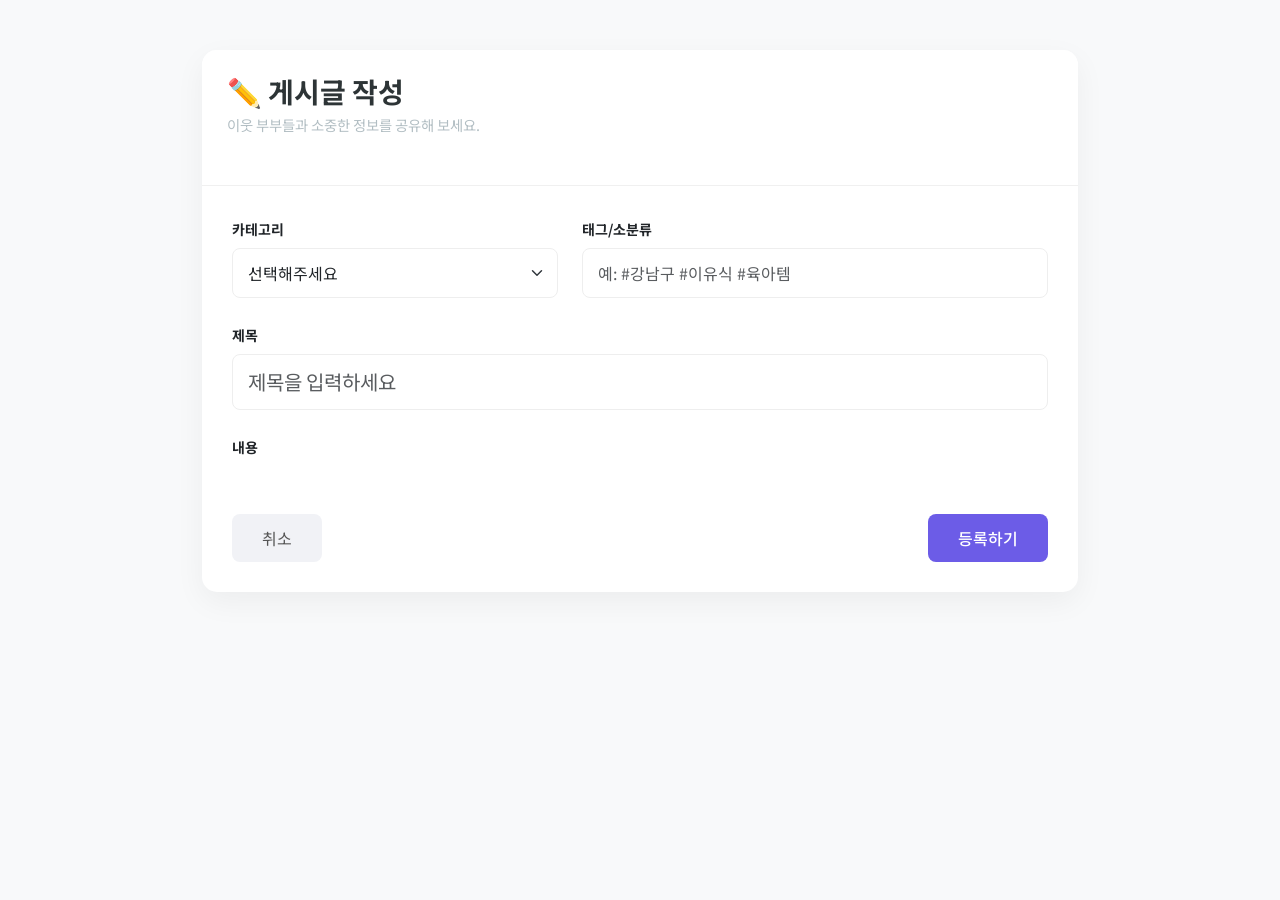
<file: src/main/resources/templates/community/post-write.html>
<!DOCTYPE html>
<html xmlns:th="http://www.thymeleaf.org">
<head>
    <meta charset="UTF-8">
    <meta name="viewport" content="width=device-width, initial-scale=1.0">
    <title>커뮤니티 - 글쓰기</title>
    <link href="https://fonts.googleapis.com/css2?family=Noto+Sans+KR:wght@300;400;500;700&display=swap" rel="stylesheet">
    <link href="https://cdn.jsdelivr.net/npm/bootstrap@5.3.0/dist/css/bootstrap.min.css" rel="stylesheet">
    <link rel="stylesheet" href="https://uicdn.toast.com/editor/latest/toastui-editor.min.css" />

    <style>
        body { font-family: 'Noto Sans KR', sans-serif; background-color: #f8f9fa; color: #333; }
        .write-container { max-width: 900px; margin-top: 50px; margin-bottom: 50px; }

        /* 카드 디자인 */
        .card { border: none; border-radius: 15px; box-shadow: 0 10px 30px rgba(0,0,0,0.05); }
        .card-header { background: white; border-bottom: 1px solid #f0f0f0; padding: 25px; border-radius: 15px 15px 0 0 !important; }
        .card-body { padding: 30px; }

        /* 입력창 디자인 커스텀 */
        .form-control, .form-select {
            border: 1px solid #eee; padding: 12px 15px; border-radius: 8px; transition: all 0.3s;
        }
        .form-control:focus, .form-select:focus {
            border-color: #6c5ce7; box-shadow: 0 0 0 0.2rem rgba(108, 92, 231, 0.1);
        }

        /* 버튼 디자인 */
        .btn-submit { background-color: #6c5ce7; border: none; padding: 12px 30px; font-weight: 500; border-radius: 8px; transition: 0.3s; color: white; }
        .btn-submit:hover { background-color: #5b4cc4; transform: translateY(-2px); color: white; }
        .btn-cancel { background-color: #f1f2f6; border: none; padding: 12px 30px; border-radius: 8px; color: #555; }
        .btn-cancel:hover { background-color: #dfe4ea; }

        .write-title { font-weight: 700; color: #2d3436; margin-bottom: 5px; }
        .write-subtitle { color: #b2bec3; font-size: 0.9rem; margin-bottom: 25px; }
    </style>
</head>
<body>

<div class="container write-container">
    <div class="card">
        <div class="card-header">
            <h3 class="write-title">✏️ 게시글 작성</h3>
            <p class="write-subtitle">이웃 부부들과 소중한 정보를 공유해 보세요.</p>
        </div>

        <div class="card-body">
            <form id="writeForm" th:action="@{/community/write}" method="post">
                <div class="row mb-4">
                    <div class="col-md-5">
                        <label class="form-label fw-bold small">카테고리</label>
                        <select name="category" class="form-select" required>
                            <option value="">선택해주세요</option>
                            <option th:each="cat : ${T(com.java.point.app.community.entity.PostCategory).values()}"
                                    th:value="${cat.name()}" th:text="${cat.description}"></option>
                        </select>
                    </div>
                    <div class="col-md-7">
                        <label class="form-label fw-bold small">태그/소분류</label>
                        <input type="text" name="subCategory" class="form-control" placeholder="예: #강남구 #이유식 #육아템">
                    </div>
                </div>

                <div class="mb-4">
                    <label class="form-label fw-bold small">제목</label>
                    <input type="text" name="title" class="form-control form-control-lg" placeholder="제목을 입력하세요" required>
                </div>

                <div class="mb-4">
                    <label class="form-label fw-bold small">내용</label>
                    <div class="editor-container">
                        <div id="editor"></div>
                    </div>
                </div>

                <input type="hidden" name="content" id="content">

                <div class="d-flex justify-content-between align-items-center mt-5">
                    <a href="/community" class="btn btn-cancel">취소</a>
                    <button type="button" class="btn btn-submit" onclick="submitPost()">등록하기</button>
                </div>
            </form>
        </div>
    </div>
</div>

<script src="https://uicdn.toast.com/editor/latest/toastui-editor-all.min.js"></script>
<script>
    const editor = new toastui.Editor({
        el: document.querySelector('#editor'),
        height: '500px',
        initialEditType: 'wysiwyg',
        previewStyle: 'tab'
    });

    function submitPost() {
        const contentHtml = editor.getHTML();
        if (editor.getMarkdown().trim() === '') {
            alert('내용을 입력해주세요!');
            return;
        }
        document.querySelector('#content').value = contentHtml;
        document.querySelector('#writeForm').submit();
    }
</script>
</body>
</html>
</file>
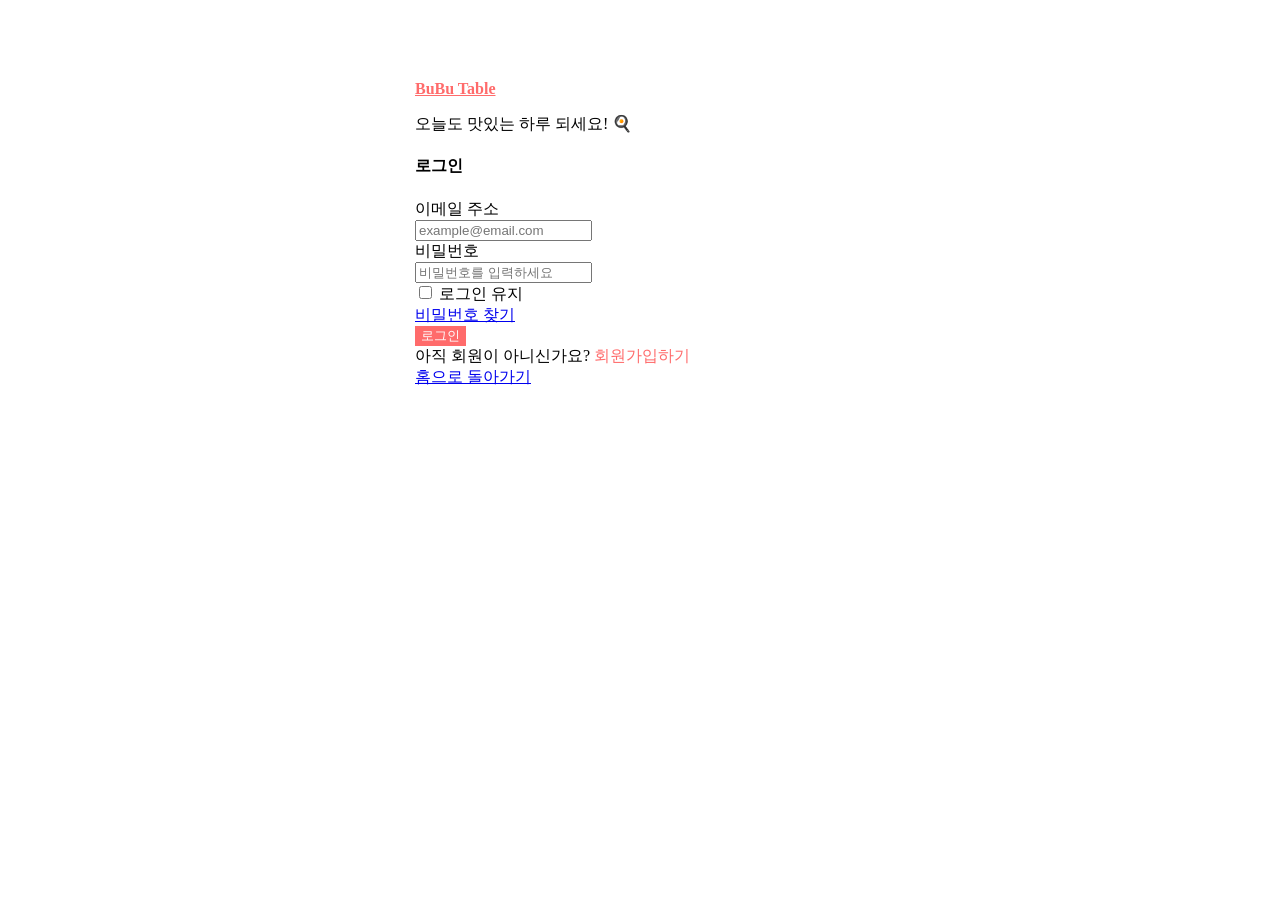
<file: src/main/resources/templates/login/loginForm.html>
<!DOCTYPE html>
<html xmlns:th="http://www.thymeleaf.org">
<head>
    <meta charset="UTF-8">
    <title>BuBu Table - 로그인</title>
    <link th:href="@{/css/bootstrap.min.css}" rel="stylesheet">
    <link th:href="@{/css/bootstrap-icons.css}" rel="stylesheet">
    <link th:href="@{/css/member/joinForm.css}" rel="stylesheet">
    <style>
        .login-container { max-width: 450px; margin: 80px auto; }
        .btn-login { background-color: #ff6b6b; color: white; border: none; transition: 0.3s; }
        .btn-login:hover { background-color: #ee5253; color: white; }
        .social-login-btn { border: 1px solid #ddd; transition: 0.2s; }
        .social-login-btn:hover { background-color: #f8f9fa; }
    </style>
</head>
<body>

<div class="login-container p-3">
    <div class="text-center mb-4">
        <a href="/" class="logo-text h2 text-decoration-none" style="color: #ff6b6b; font-weight: bold;">
            <i class="bi bi-egg-fried"></i> BuBu Table
        </a>
        <p class="text-muted mt-2">오늘도 맛있는 하루 되세요! 🍳</p>
    </div>

    <div class="card shadow-sm border-0">
        <div class="card-body p-5">
            <h4 class="text-center mb-4 fw-bold">로그인</h4>

            <form action="/api/user/login" method="post" id="loginForm">
                <div class="mb-3">
                    <label class="form-label small fw-bold">이메일 주소</label>
                    <div class="input-group">
                        <span class="input-group-text bg-light border-end-0"><i class="bi bi-envelope text-muted"></i></span>
                        <input type="email" name="username" class="form-control border-start-0 ps-0" placeholder="example@email.com" required>
                    </div>
                </div>

                <div class="mb-4">
                    <label class="form-label small fw-bold">비밀번호</label>
                    <div class="input-group">
                        <span class="input-group-text bg-light border-end-0"><i class="bi bi-lock text-muted"></i></span>
                        <input type="password" name="password" class="form-control border-start-0 ps-0" placeholder="비밀번호를 입력하세요" required>
                    </div>
                </div>

                <div class="d-flex justify-content-between mb-4 small">
                    <div class="form-check">
                        <input class="form-check-input" type="checkbox" id="rememberMe" name="remember-me">
                        <label class="form-check-label text-muted" for="rememberMe">로그인 유지</label>
                    </div>
                    <a href="#" class="text-decoration-none text-muted">비밀번호 찾기</a>
                </div>

                <button type="submit" class="btn btn-login w-100 py-2 mb-3 shadow-sm fw-bold">로그인</button>
            </form>

            <div class="text-center mt-3">
                <span class="text-muted small">아직 회원이 아니신가요?</span>
                <a th:href="@{/api/user/join}" class="small text-decoration-none ms-1 fw-bold" style="color: #ff6b6b;">회원가입하기</a>
            </div>
        </div>
    </div>

    <div class="text-center mt-4">
        <a href="/" class="text-muted small text-decoration-none"><i class="bi bi-arrow-left"></i> 홈으로 돌아가기</a>
    </div>
</div>

<div th:replace="~{common/modal :: commonModal}"></div>

<script th:src="@{/js/common/bootstrap.bundle.min.js}"></script>
<script th:src="@{/js/common/common.js}"></script>
<script>
    // 폼 요소 선택
    const loginForm = document.querySelector('#loginForm');

    loginForm.addEventListener('submit', async (e) => {
        e.preventDefault();

        // 1. 시큐리티 규격에 맞춰 파라미터 구성
        const params = new URLSearchParams();
        params.append('username', loginForm.username.value);
        params.append('password', loginForm.password.value);

        try {
            const response = await fetch('/api/user/login', {
                method: 'POST',
                headers: {
                    'Content-Type': 'application/x-www-form-urlencoded',
                },
                body: params
            });

            // 2. SecurityConfig의 Success/Failure Handler가 보낸 JSON 읽기
            const result = await response.json();

            if (response.ok && result.success) {
                // ✅ 로그인 성공: 메인 화면으로 이동
                console.log("로그인 성공:", result.message);
                location.href = "/";
            } else {
                // ❌ 로그인 실패: 서버가 보낸 메시지 출력
                showAlert({
                    title: "로그인 실패 🧐",
                    message: result.message || "이메일 또는 비밀번호를 다시 확인해주세요.",
                    type: "error"
                });
            }
        } catch (error) {
            console.error("로그인 요청 중 에러:", error);
            showAlert({
                title: "서버 연결 오류",
                message: "통신 중 문제가 발생했습니다. 잠시 후 다시 시도해주세요.",
                type: "error"
            });
        }
    }); // 이 부분 괄호가 누락되어 있었어요!
</script>
</body>
</html>
</file>
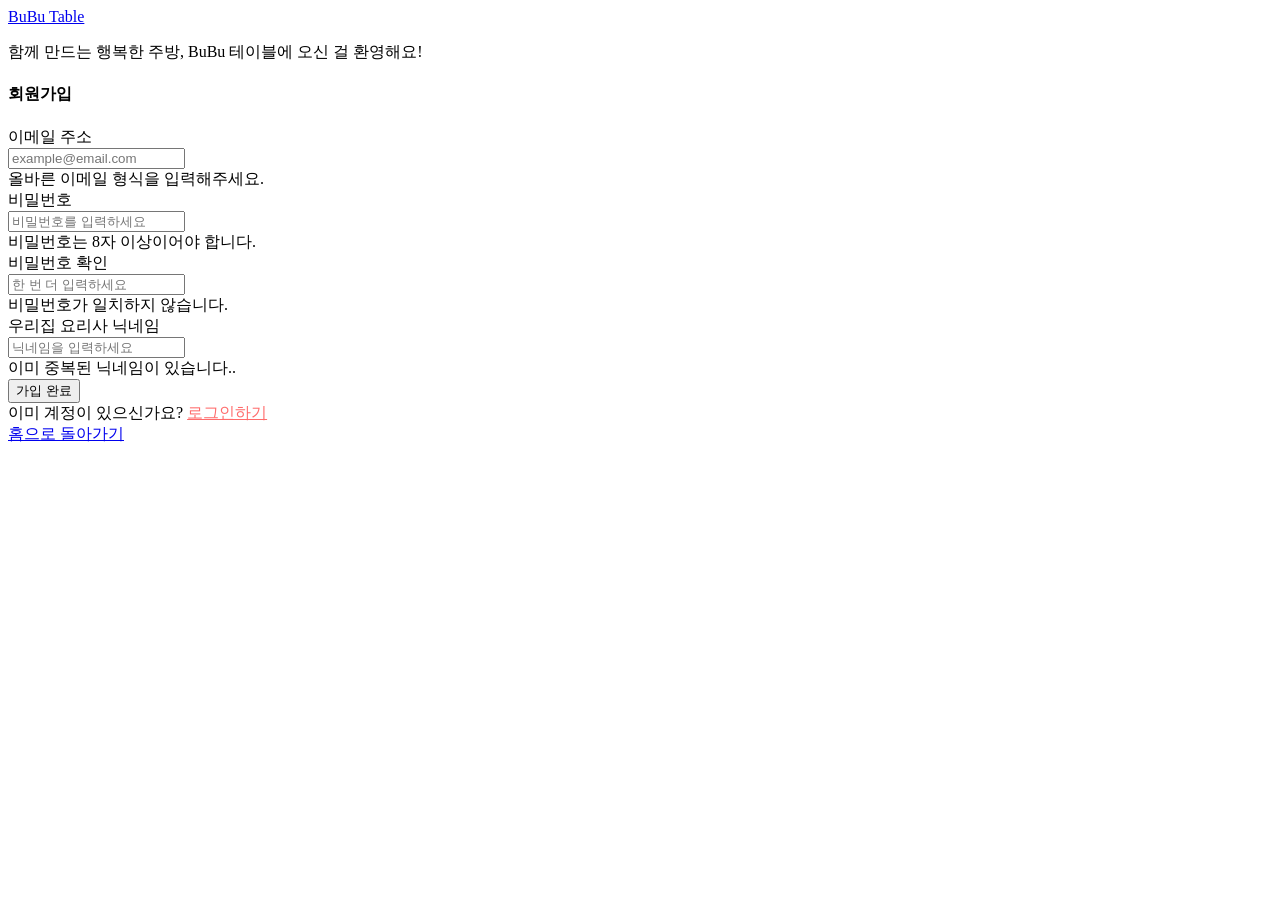
<file: src/main/resources/templates/members/joinForm.html>
<!DOCTYPE html>
<html xmlns:th="http://www.thymeleaf.org">
<head>
    <meta charset="UTF-8">
    <title>HoneyCook - 회원가입</title>
    <link th:href="@{/css/bootstrap.min.css}" rel="stylesheet">
    <link th:href="@{/css/bootstrap-icons.css}" rel="stylesheet">
    <link th:href="@{/css/member/joinForm.css}" rel="stylesheet">
</head>
<body>

<div class="join-container p-3">
    <div class="text-center mb-4">
        <a href="/" class="logo-text h2"><i class="bi bi-egg-fried"></i> BuBu Table</a>
        <p class="text-muted mt-2">함께 만드는 행복한 주방, BuBu 테이블에 오신 걸 환영해요!</p>
    </div>

    <div class="card shadow-sm">
        <div class="card-body p-5">
            <h4 class="text-center mb-4 fw-bold">회원가입</h4>

            <form action="/api/user/join" method="post">
                <div class="mb-3">
                    <label class="form-label">이메일 주소</label>
                    <div class="input-group">
                        <span class="input-group-text bg-light"><i class="bi bi-envelope"></i></span>
                        <input type="email" name="email" class="form-control" placeholder="example@email.com" required>
                    </div>
                    <div class="invalid-feedback">올바른 이메일 형식을 입력해주세요.</div>
                </div>

                <div class="mb-3">
                    <label class="form-label">비밀번호</label>
                    <div class="input-group">
                        <span class="input-group-text bg-light"><i class="bi bi-lock"></i></span>
                        <input type="password" id="password" name="password" class="form-control" placeholder="비밀번호를 입력하세요" required>
                    </div>
                    <div class="invalid-feedback">비밀번호는 8자 이상이어야 합니다.</div>
                </div>

                <div class="mb-3">
                    <label class="form-label">비밀번호 확인</label>
                    <div class="input-group">
                        <span class="input-group-text bg-light"><i class="bi bi-shield-check"></i></span>
                        <input type="password" id="passwordConfirm" class="form-control" placeholder="한 번 더 입력하세요" required>
                    </div>
                    <div class="invalid-feedback">비밀번호가 일치하지 않습니다.</div>
                </div>

                <div class="mb-3">
                    <label class="form-label">우리집 요리사 닉네임</label>
                    <div class="input-group">
                        <span class="input-group-text bg-light"><i class="bi bi-person-heart"></i></span>
                        <input type="text" id="nickname" name="nickname" class="form-control" placeholder="닉네임을 입력하세요" required>
                        <div class="invalid-feedback">이미 중복된 닉네임이 있습니다..</div>
                    </div>
                </div>

                <button type="submit" class="btn btn-join w-100 mb-3 shadow-sm">가입 완료</button>
            </form>

            <div class="text-center mt-3">
                <span class="text-muted small">이미 계정이 있으신가요?</span>
                <a href="/login" class="small text-decoration-none ms-1" style="color: #ff6b6b;">로그인하기</a>
            </div>
        </div>
    </div>

    <div class="text-center mt-4">
        <a href="/" class="text-muted small text-decoration-none"><i class="bi bi-arrow-left"></i> 홈으로 돌아가기</a>
    </div>
</div>
<div th:replace="~{common/modal :: commonModal}"></div>
<script th:src="@{/js/common/bootstrap.bundle.min.js}"></script>
<script th:src="@{/js/common/common.js}"></script>
<script>
    // 1. 필요한 요소 가져오기
    const joinForm = document.querySelector('form');
    const emailInput = document.querySelector('input[name="email"]');
    const passwordInput = document.querySelector('#password');
    const confirmInput = document.querySelector('#passwordConfirm');
    const nicknameInput = document.querySelector('#nickname');
    const submitBtn = document.querySelector('.btn-join');

    // 2. 유틸리티 함수들
    const validateEmail = (email) => {
        return String(email).toLowerCase().match(/^[^\s@]+@[^\s@]+\.[^\s@]+$/);
    };

    const setValidationState = (input, isValid, message = "") => {
        const parentBox = input.closest('.mb-3');
        const feedback = parentBox.querySelector('.invalid-feedback');

        if (isValid) {
            input.classList.remove('is-invalid');
            input.classList.add('is-valid');
            if (feedback) feedback.style.display = 'none';
        } else {
            input.classList.remove('is-valid');
            input.classList.add('is-invalid');
            if (feedback) {
                if (message) feedback.innerText = message;
                feedback.style.display = 'block';
            }
        }
    };

    // 3. 실시간 검증 로직

    // [이메일] 중복 체크
    emailInput.addEventListener('change', async () => {
        const email = emailInput.value;
        if (!validateEmail(email)) {
            setValidationState(emailInput, false, "올바른 이메일 형식을 입력해주세요.");
            return;
        }

        try {
            const response = await fetch(`/api/user/check-email?email=${encodeURIComponent(email)}`);
            const result = await response.json();

            if (result.data === true) {
                setValidationState(emailInput, true);
            } else {
                setValidationState(emailInput, false, result.message || "이미 가입된 이메일이에요! 📬");
            }
        } catch (error) {
            console.error("이메일 체크 오류:", error);
        }
    });

    // [비밀번호] 유효성 및 일치 확인
    const validatePasswords = () => {
        const p1 = passwordInput.value;
        const p2 = confirmInput.value;

        if (p1.length > 0 && p1.length < 8) {
            setValidationState(passwordInput, false, "비밀번호는 8자 이상으로 설정해주세요! 🔐");
        } else if (p1.length >= 8) {
            setValidationState(passwordInput, true);
        }

        if (p2.length > 0) {
            if (p1 === p2 && p1.length >= 8) {
                setValidationState(confirmInput, true);
            } else {
                setValidationState(confirmInput, false, "비밀번호가 일치하지 않거나 너무 짧아요. 🧐");
            }
        }
    };
    passwordInput.addEventListener('input', validatePasswords);
    confirmInput.addEventListener('input', validatePasswords);

    // [닉네임] 중복 체크
    nicknameInput.addEventListener('change', async () => {
        const nickname = nicknameInput.value;
        if (nickname.length < 2) {
            setValidationState(nicknameInput, false, "닉네임은 2자 이상 입력해주세요.");
            return;
        }

        try {
            const response = await fetch(`/api/user/check-nickname?nickname=${encodeURIComponent(nickname)}`);
            const result = await response.json();

            if (result.data === true) {
                setValidationState(nicknameInput, true);
            } else {
                setValidationState(nicknameInput, false, result.message || "이미 사용 중인 닉네임이에요! 🍳");
            }
        } catch (error) {
            console.error("닉네임 체크 오류:", error);
        }
    });

    // 4. 통합 회원가입 전송 로직
    joinForm.addEventListener('submit', async (e) => {
        e.preventDefault();

        // 최종 유효성 검사 (is-valid 클래스 확인)
        if (!emailInput.classList.contains('is-valid')) {
            setValidationState(emailInput, false, "이메일 중복 확인이 필요합니다.");
            emailInput.focus();
            return;
        }

        if (!passwordInput.classList.contains('is-valid') || !confirmInput.classList.contains('is-valid')) {
            setValidationState(confirmInput, false, "비밀번호 설정을 확인해주세요.");
            passwordInput.focus();
            return;
        }

        if (!nicknameInput.classList.contains('is-valid')) {
            setValidationState(nicknameInput, false, "닉네임 중복 확인이 필요합니다.");
            nicknameInput.focus();
            return;
        }

        // 전송 데이터 구성
        const formData = {
            email: emailInput.value,
            password: passwordInput.value,
            nickname: nicknameInput.value
        };

        // API 전송
        await sendApiRequest(
            '/api/user/join',
            'POST',
            formData,
            (result) => {
                showAlert({
                    title: "환영합니다! 🎉",
                    message: result.message,
                    type: "success",
                    onConfirm: () => { location.href = "/login"; }
                });
            },
            (errorMessage) => {
                showAlert({
                    title: "가입 실패 🧐",
                    message: errorMessage,
                    type: "error"
                });
            }
        );
    });

</script>
</body>
</html>
</file>
